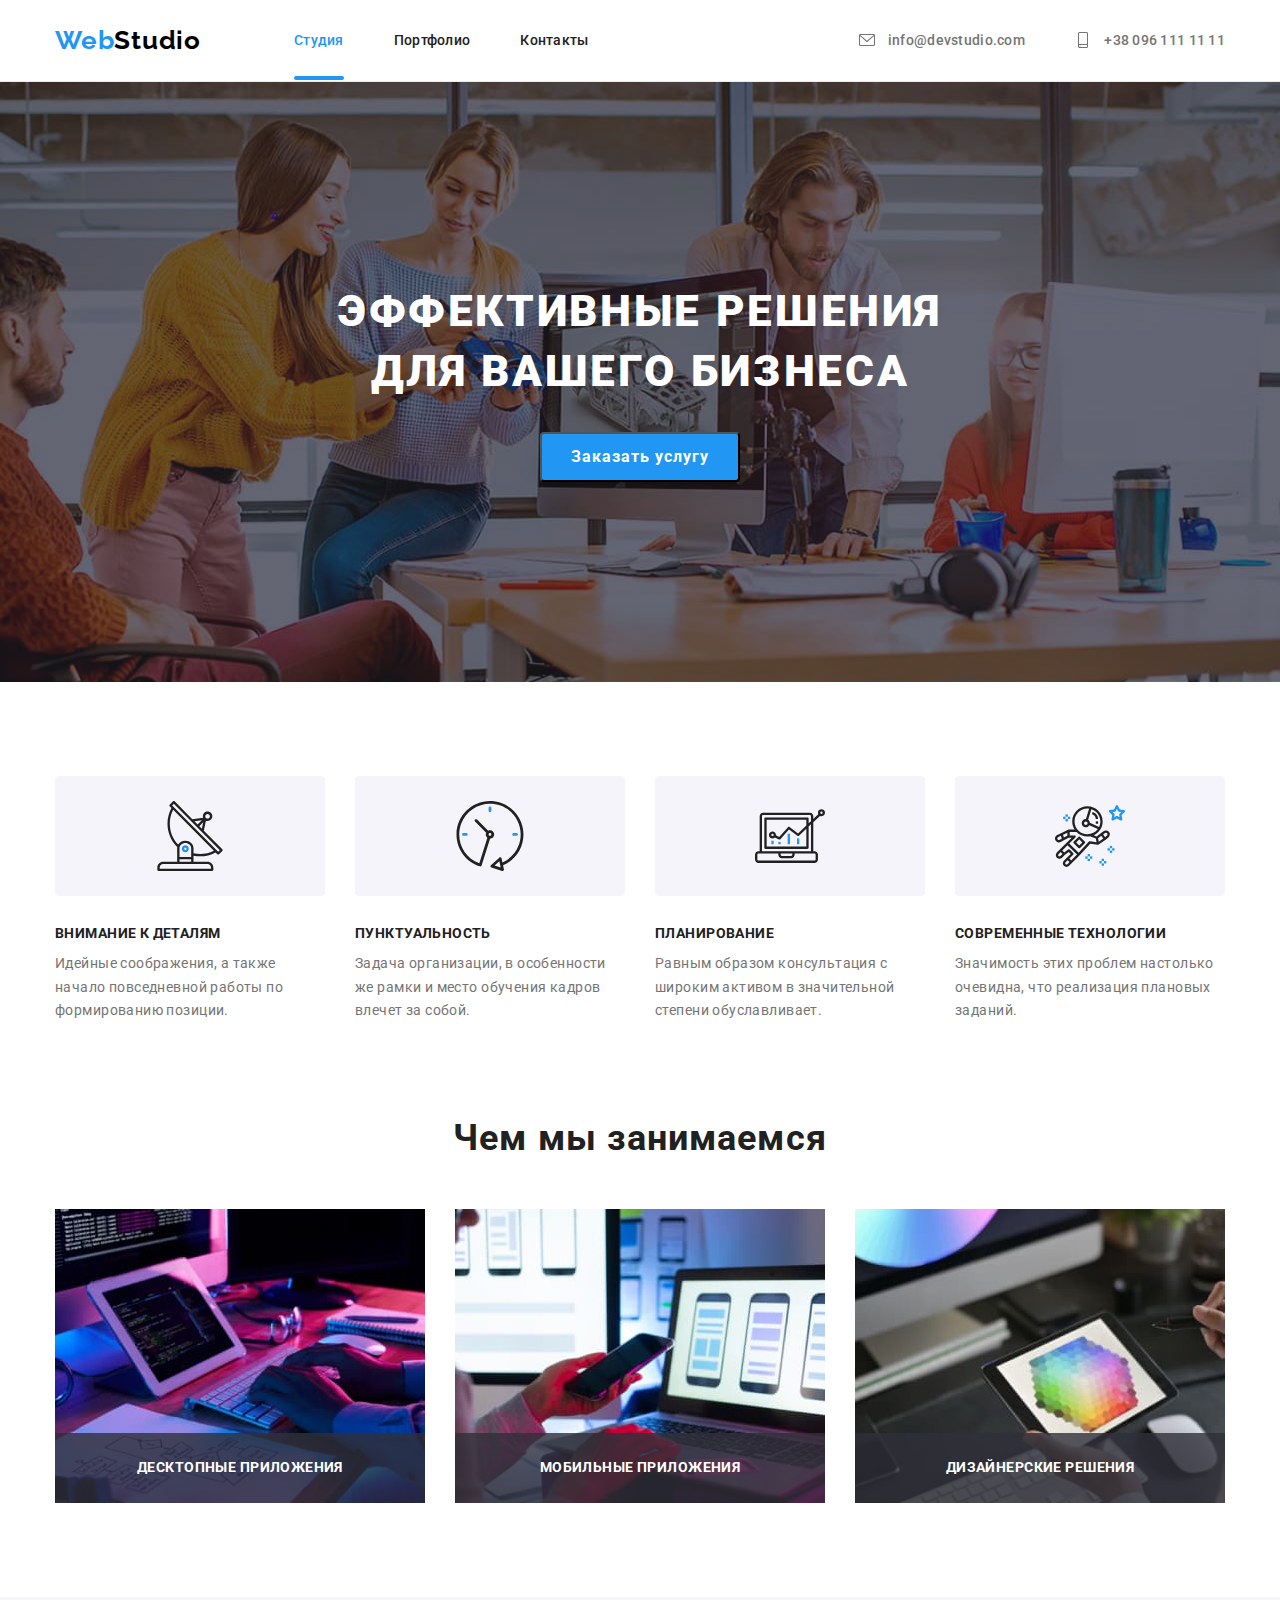
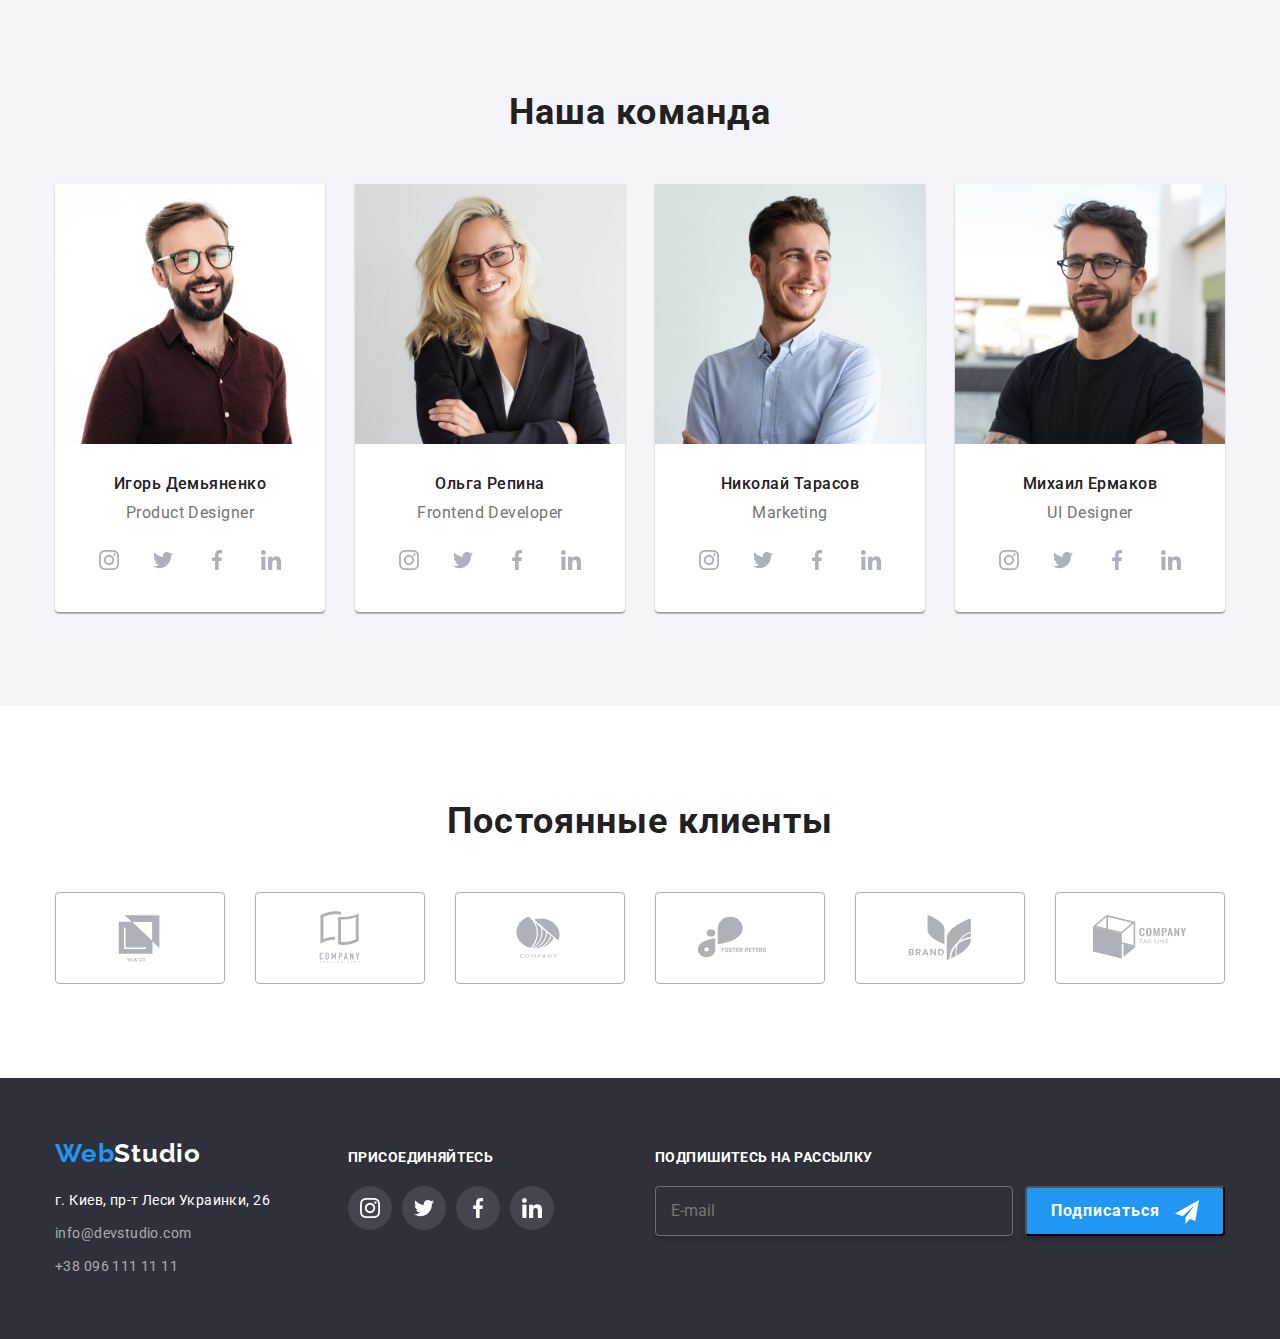
<file: index.html>
<!DOCTYPE html>
<html lang="ru">
<head>
    <meta charset="UTF-8">
    <meta http-equiv="X-UA-Compatible" content="IE=edge">
    <meta name="viewport" content="width=device-width, initial-scale=1.0">
    <link rel="preconnect" href="https://fonts.googleapis.com">
    <link rel="preconnect" href="https://fonts.gstatic.com" crossorigin>
    <link href="https://fonts.googleapis.com/css2?family=Raleway:wght@700&family=Roboto:wght@400;500;700;900&display=swap"
        rel="stylesheet">
    <title>Document</title>
    <link rel="stylesheet" href="./css/modern-normalize.css">
    <link rel="stylesheet" href="./css/styles.css">
</head>
<body>
    <header class="header">
       <div class="conteiner header-conteiner">
            <nav class="header-nav">
                    <a class="header-logo link" href=""><span class="header-accent accent">Web</span>Studio</a>

                    <ul class="header-list list">
                        <li class="header-item"> <a class="header-link link current" href="">Студия</a></li>
                        <li class="header-item"> <a class="header-link link" href="./portfolio.html">Портфолио</a></li>
                        <li class="header-item"> <a class="header-link link" href="">Контакты</a></li>
                    </ul>
                </nav>
                <ul class="header-address-list list">
                    <li class="header-address-item"> <a class="header-address link" href="mailto:info@devstudio.com"> 
                        <svg class="header-icon" width="16" height="16">
                            <use href="./images/icons.svg#icon-envelope" ></use>
                        </svg> 
                    info@devstudio.com</a></li>
                    <li class="header-address-item"> <a class="header-address link" href="tel:+380961111111">
                        <svg class="header-icon" width="16" height="16">
                            <use href="./images/icons.svg#icon-smartphone"></use>
                        </svg>
                        +38 096 111 11 11</a></li>
                </ul>
        </div>
    </header>
    <main>
        <section class="hero">
            <div class="conteiner">
               <div class="hero-conteiner">
                    <h1 class="hero-title">Эффективные решения для вашего бизнеса</h1>
                    <button class="hero-btn btn-prime" type="button" data-modal-open>
                        Заказать услугу
                    </button>
               </div>
            </div>
        </section>

        <section class="benefits">
            <h2 class="visually-hidden">Наши преимущества</h2>
            <div class="conteiner">
                <ul class="benefits-list list">
                    <li class="benefits-item">
                        <div class="benefits-block">
                            <svg class="benefits-icon">
                                <use href="./images/icons.svg#icon-antenna"></use>
                            </svg>
                        </div>
                        <h3 class="benefits-item-title">Внимание к деталям</h3>
                        <p class="benefits-text">Идейные соображения, а также начало повседневной работы по формированию позиции.</p>
                    </li>
                    <li class="benefits-item">
                        <div class="benefits-block">
                            <svg class="benefits-icon">
                                <use href="./images/icons.svg#icon-clock"></use>
                            </svg>
                        </div>
                        <h3 class="benefits-item-title">Пунктуальность</h3>
                        <p class="benefits-text">Задача организации, в особенности же рамки и место обучения кадров влечет за собой.</p>
                    </li>
                    <li class="benefits-item">
                        <div class="benefits-block">
                            <svg class="benefits-icon">
                                <use href="./images/icons.svg#icon-diagram"></use>
                            </svg>
                        </div>
                        <h3 class="benefits-item-title">Планирование</h3>
                        <p class="benefits-text">Равным образом консультация с широким активом в значительной степени обуславливает.</p>
                    </li>
                    <li class="benefits-item">
                        <div class="benefits-block">
                            <svg class="benefits-icon">
                                <use href="./images/icons.svg#icon-astronaut"></use>
                            </svg>
                        </div>
                        <h3 class="benefits-item-title">Современные технологии</h3>
                        <p class="benefits-text">Значимость этих проблем настолько очевидна, что реализация плановых заданий.</p>
                    </li>
                </ul>
            </div>
        </section>

        <section class="work">
            <div class="conteiner">
                <h2 class="work-title title">Чем мы занимаемся</h2>
                <ul class="work-list list">
                    <li class="work-item">
                        <div class="work-item-wrap">
                            <img src="./images/img1.jpg" alt="Печатает на клавиатуре" width="370">
                            <h3 class="work-item-title">Десктопные приложения</h3>
                        </div>
                    </li>
                    <li class="work-item">
                        <div class="work-item-wrap">
                            <img src="./images/box2.jpg" alt="Телефон и ноутбук" width="370">   
                            <h3 class="work-item-title">Мобильные приложения</h3>
                        </div>
                    </li>
                    <li class="work-item">
                        <div class="work-item-wrap">
                            <img src="./images/box3.jpg" alt="Изображение на планшете" width="370">
                            <h3 class="work-item-title">Дизайнерские решения</h3>
                        </div>
                    </li>
                </ul>
            </div>
        </section>

        <section class="command">
            <div class="conteiner">
                <h2 class="command-title title">Наша команда</h2>
                <ul class="command-list list">
                    <li class="command-item">
                        <img class="command-img" src="./images/image1.jpg" alt="Первый член команды" width="270">
                        <div class="command-block">
                            <h3 class="command-name">Игорь Демьяненко</h3>
                            <p class="command-text">Product Designer</p>
                            <ul class="command-social-list list">
                                <li class="command-social-item">
                                    <a class="command-social-link link icon-link" href="">
                                        <svg class="command-social-icon">
                                            <use 
                                            href="./images/icons.svg#icon-instagram"
                                            ></use>
                                        </svg>
                                    </a>
                                </li>
                                <li class="command-social-item">
                                    <a class="command-social-link link icon-link" href="">
                                        <svg class="command-social-icon">
                                            <use href="./images/icons.svg#icon-twitter"></use>
                                        </svg>
                                    </a>
                                </li>
                                <li class="command-social-item">
                                    <a class="command-social-link link icon-link" href="">
                                        <svg class="command-social-icon">
                                            <use href="./images/icons.svg#icon-facebook"></use>
                                        </svg>
                                    </a>
                                </li>
                                <li class="command-social-item">
                                    <a class="command-social-link link icon-link" href="">
                                        <svg class="command-social-icon">
                                            <use href="./images/icons.svg#icon-linkedin"></use>
                                        </svg>
                                    </a>
                                </li>
                            </ul>
                        </div>
                    </li>
                    <li class="command-item">
                        <img class="command-img" src="./images/image2.jpg" alt="Второй член команды" width="270">
                        <div class="command-block">
                            <h3 class="command-name">Ольга Репина</h3>
                            <p class="command-text">Frontend Developer</p>
                            <ul class="command-social-list list icon-link">
                                <li class="command-social-item">
                                    <a class="command-social-link link icon-link" href="">
                                        <svg class="command-social-icon">
                                            <use href="./images/icons.svg#icon-instagram"></use>
                                        </svg>
                                    </a>
                                </li>
                                <li class="command-social-item">
                                    <a class="command-social-link link icon-link" href="">
                                        <svg class="command-social-icon">
                                            <use href="./images/icons.svg#icon-twitter"></use>
                                        </svg>
                                    </a>
                                </li>
                                <li class="command-social-item">
                                    <a class="command-social-link link icon-link" href="">
                                        <svg class="command-social-icon">
                                            <use href="./images/icons.svg#icon-facebook"></use>
                                        </svg>
                                    </a>
                                </li>
                                <li class="command-social-item">
                                    <a class="command-social-link link icon-link" href="">
                                        <svg class="command-social-icon">
                                            <use href="./images/icons.svg#icon-linkedin"></use>
                                        </svg>
                                    </a>
                                </li>
                            </ul>
                        </div>
                    </li>
                    <li class="command-item">
                        <img class="command-img" src="./images/image3.jpg" alt="Третий член команды" width="270">
                       <div class="command-block">
                            <h3 class="command-name">Николай Тарасов</h3>
                            <p class="command-text">Marketing</p>
                            <ul class="command-social-list list">
                                <li class="command-social-item">
                                    <a class="command-social-link link icon-link" href="">
                                        <svg class="command-social-icon">
                                            <use href="./images/icons.svg#icon-instagram"></use>
                                        </svg>
                                    </a>
                                </li>
                                <li class="command-social-item">
                                    <a class="command-social-link link icon-link" href="">
                                        <svg class="command-social-icon">
                                            <use href="./images/icons.svg#icon-twitter"></use>
                                        </svg>
                                    </a>
                                </li>
                                <li class="command-social-item">
                                    <a class="command-social-link link icon-link" href="">
                                        <svg class="command-social-icon">
                                            <use href="./images/icons.svg#icon-facebook"></use>
                                        </svg>
                                    </a>
                                </li>
                                <li class="command-social-item">
                                    <a class="command-social-link link icon-link" href="">
                                        <svg class="command-social-icon">
                                            <use href="./images/icons.svg#icon-linkedin"></use>
                                        </svg>
                                    </a>
                                </li>
                            </ul>
                       </div>
                    </li>
                    <li class="command-item">
                        <img class="command-img" src="./images/image4.jpg" alt="Четвертый член команды" width="270">
                       <div class="command-block">
                            <h3 class="command-name">Михаил Ермаков</h3>
                            <p class="command-text">UI Designer</p>
                            <ul class="command-social-list list">
                                <li class="command-social-item">
                                    <a class="command-social-link link icon-link" href="">
                                        <svg class="command-social-icon">
                                            <use href="./images/icons.svg#icon-instagram"></use>
                                        </svg>
                                    </a>
                                </li>
                                <li class="command-social-item">
                                    <a class="command-social-link link icon-link" href="">
                                        <svg class="command-social-icon">
                                            <use href="./images/icons.svg#icon-twitter"></use>
                                        </svg>
                                    </a>
                                </li>
                                <li class="command-social-item">
                                    <a class="command-social-link link icon-link" href="">
                                        <svg class="command-social-icon">
                                            <use href="./images/icons.svg#icon-facebook"></use>
                                        </svg>
                                    </a>
                                </li>
                                <li class="command-social-item">
                                    <a class="command-social-link link icon-link" href="">
                                        <svg class="command-social-icon">
                                            <use href="./images/icons.svg#icon-linkedin"></use>
                                        </svg>
                                    </a>
                                </li>
                            </ul>
                       </div>
                    </li>
                </ul>
            </div>
        </section>
        <section class="customers">
            <div class="conteiner">
                <h2 class="customers-title title">Постоянные клиенты</h2>
                <ul class="customers-list list">
                    <li class="customers-item">
                        <a href="" class="customers-link link icon-link">
                            <svg class="customers-icon">
                                <use href="./images/icons.svg#icon-first-logo"></use>
                            </svg>
                        </a>
                    </li>
                    <li class="customers-item">
                        <a href="" class="customers-link link icon-link">
                            <svg class="customers-icon">
                                <use href="./images/icons.svg#icon-second-logo"></use>
                            </svg>
                        </a>
                    </li>
                    <li class="customers-item">
                        <a href="" class="customers-link link icon-link">
                            <svg class="customers-icon">
                                <use href="./images/icons.svg#icon-third-logo"></use>
                            </svg>
                        </a>
                    </li>
                    <li class="customers-item">
                        <a href="" class="customers-link link icon-link">
                            <svg class="customers-icon">
                                <use href="./images/icons.svg#icon-fourth-logo"></use>
                            </svg>
                        </a>
                    </li>
                    <li class="customers-item">
                        <a href="" class="customers-link link icon-link">
                            <svg class="customers-icon">
                                <use href="./images/icons.svg#icon-fifth-logo"></use>
                            </svg>
                        </a>
                    </li>
                    <li class="customers-item">
                        <a href="" class="customers-link link icon-link">
                            <svg class="customers-icon">
                                <use href="./images/icons.svg#icon-sixth-logo"></use>
                            </svg>
                        </a>
                    </li>
                </ul>
            </div>
        </section>
    </main>
    <footer class="footer">
        <div class="conteiner footer-conteiner">
            <div class="footer-left">
                <a class="footer-logo link" href=""><span class="footer-accent accent">Web</span>Studio</a>
                <address class="footer-address">
                    <p class="footer-text">г. Киев, пр-т Леси Украинки, 26</p>
                    <ul class="footer-list list">
                        <li class="footer-item"> <a class="footer-address link" href="mailto:info@devstudio.com">info@devstudio.com</a>
                        </li>
                        <li class="footer-item"> <a class="footer-address link" href="tel:+380961111111">+38 096 111 11 11</a></li>
                    </ul>
                </address>
            </div>
            <div class="footer-join">
                <p class="footer-join-text">присоединяйтесь</p>
                <ul class="footer-join-list list">
                    <li class="footer-join-item">
                        <a href="" class="footer-join-link link icon-link">
                            <svg class="join-icon">
                                <use href="./images/icons.svg#icon-instagram"></use>
                            </svg>
                        </a>
                    </li>
                    <li class="footer-join-item">
                        <a href="" class="footer-join-link link icon-link">
                            <svg class="join-icon">
                                <use href="./images/icons.svg#icon-twitter"></use>
                            </svg>
                        </a>
                    </li>
                    <li class="footer-join-item">
                        <a href="" class="footer-join-link link icon-link">
                            <svg class="join-icon">
                                <use href="./images/icons.svg#icon-facebook"></use>
                            </svg>
                        </a>
                    </li>
                    <li class="footer-join-item">
                        <a href="" class="footer-join-link link icon-link">
                            <svg class="join-icon">
                                <use href="./images/icons.svg#icon-linkedin"></use>
                            </svg>
                        </a>
                    </li>
                </ul>
            </div>
            <div class="footer-subscription">
                <p class="footer-join-text">Подпишитесь на рассылку</p>
                <div class="subscription-wrap">
                    <input type="email" name="email" placeholder="E-mail" class="footer-input">
                    <button type="submit" class="btn-prime subscription-btn">Подписаться
                        <svg width="24" height="24" class="subscription-icon">
                            <use href="./images/icons.svg#icon-send"></use>
                        </svg>
                    </button>
                </div>
            </div>
        </div>
    </footer>
    <div class="backdrop is-hidden" data-modal>
        <div class="modal">
            <button type="button" class="modal-close" data-modal-close>
                <svg width='18' height='18'>
                    <use href='./images/icons.svg#icon-close'></use>
                </svg>
            </button>
            <p class="modal-title">Оставьте свои данные, мы вам перезвоним</p>
            <form action="" class="modal-form">
               <div class="modal-field">
                    <label for="name" class="modal-input-text">Имя</label>
                    <div class="input-wrap">
                            <input class="modal-form-input" type="text" name="name" id="name" required>
                            <svg class="modal-icon">
                                <use href="./images/icons.svg#icon-person"></use>
                            </svg>
                    </div>
                    <label for="telephone" class="modal-input-text">Телефон</label>
                    <div class="input-wrap">
                        <input class="modal-form-input" type="tel" name="telephone" id="telephone" required>
                        <svg class="modal-icon">
                            <use href="./images/icons.svg#icon-phone"></use>
                        </svg>
                    </div>
                    <label for="mail" class="modal-input-text">Почта</label>
                    <div class="input-wrap">
                        <input class="modal-form-input" type="email" name="mail" id="mail" required>
                        <svg class="modal-icon">
                            <use href="./images/icons.svg#icon-email"></use>
                        </svg>
                    </div>
                    <label for="user-text" class="modal-input-text">Комментарий</label>
                    <textarea name="user-text" id="user-text" class="modal-form-textarea" placeholder="Введите текст"></textarea>
                    <div class="checkbox-wrap">
                        <input type="checkbox" name="policy" id="policy" class="modal-form-checkbox visually-hidden">
                        <label for="policy" class="check-text">
                            
                            <span class="check-item">
                                <svg class="check-icon">
                                    <use href="./images/icons.svg#icon-Vector"></use>
                                </svg>
                            </span> Соглашаюсь с рассылкой и принимаю <a class="modal-checkbox-link" href=""> Условия
                                договора</a></label>
                    </div>
                    <button class="btn-prime modal-btn" type="submit">Отправить</button>
               </div>
            </form>
        </div>
    </div>
    <script src="./js/modal.js"></script>
</body>
</html>
</file>
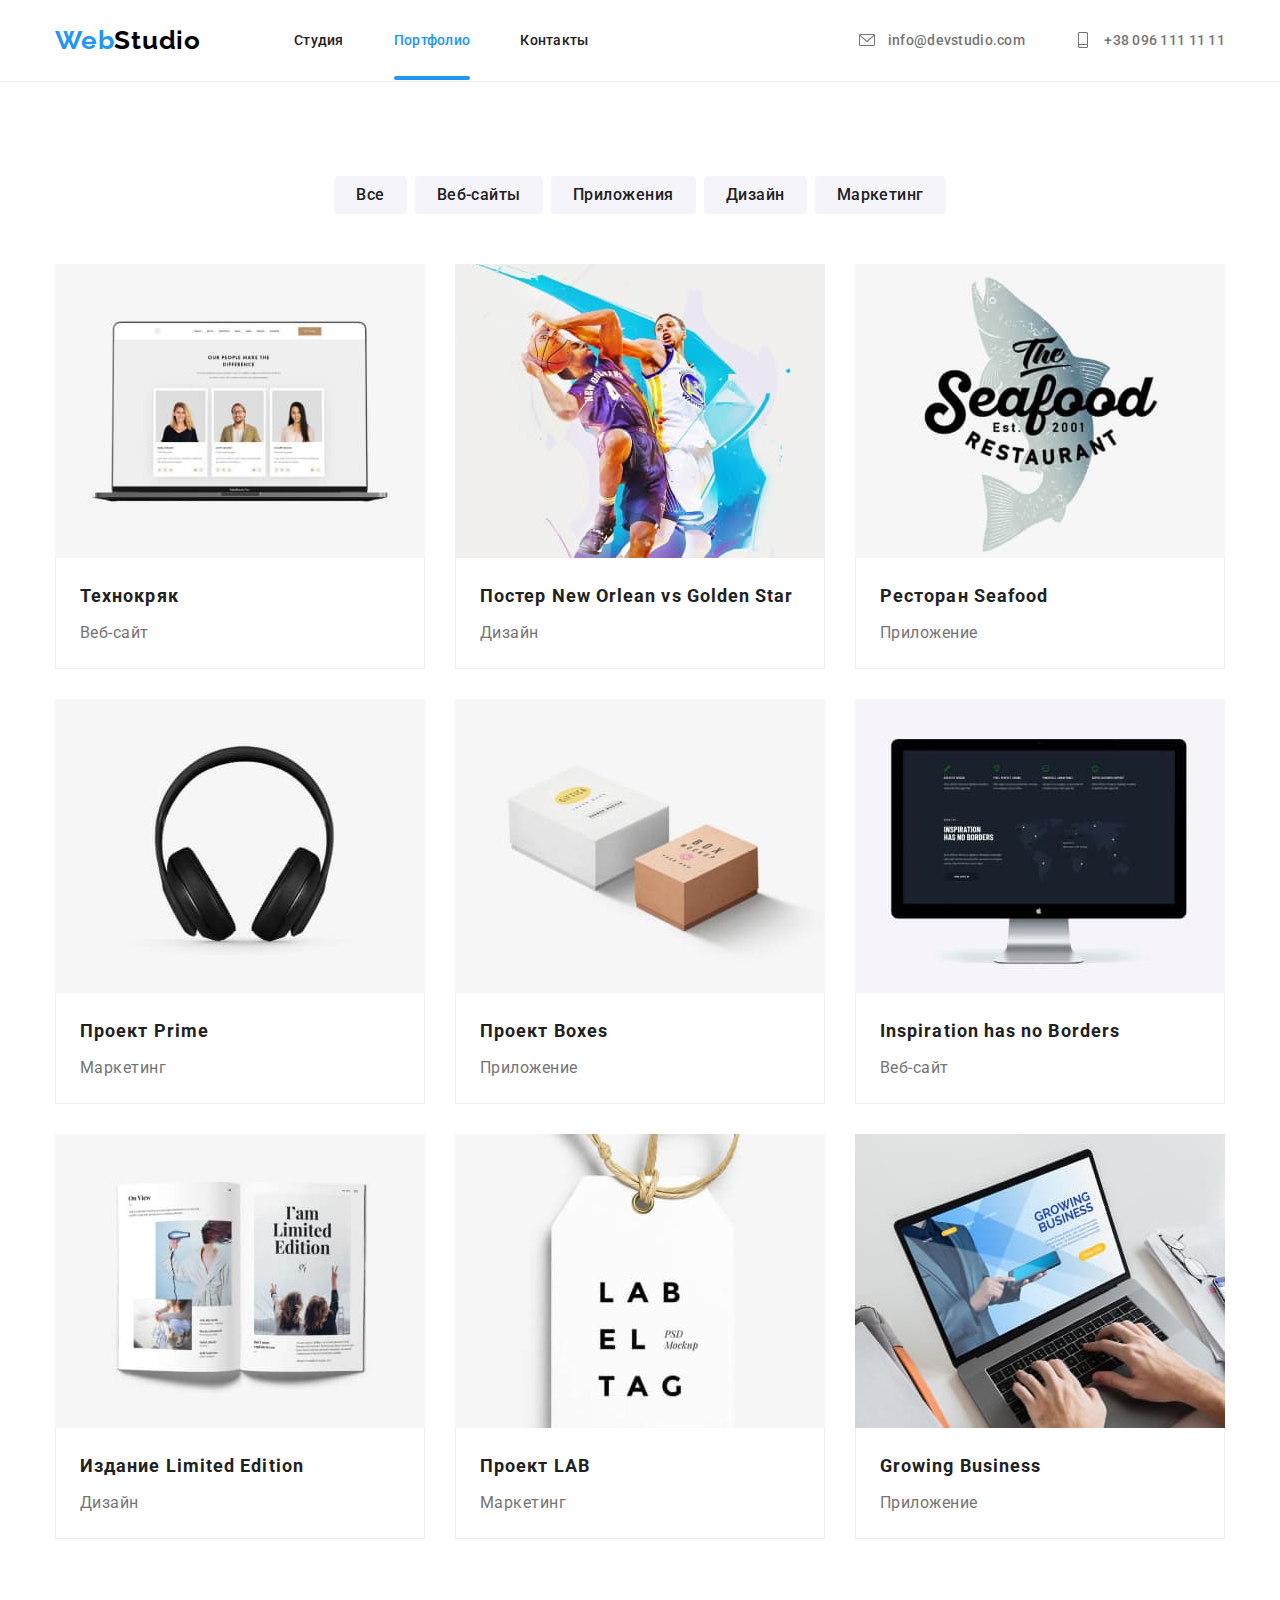
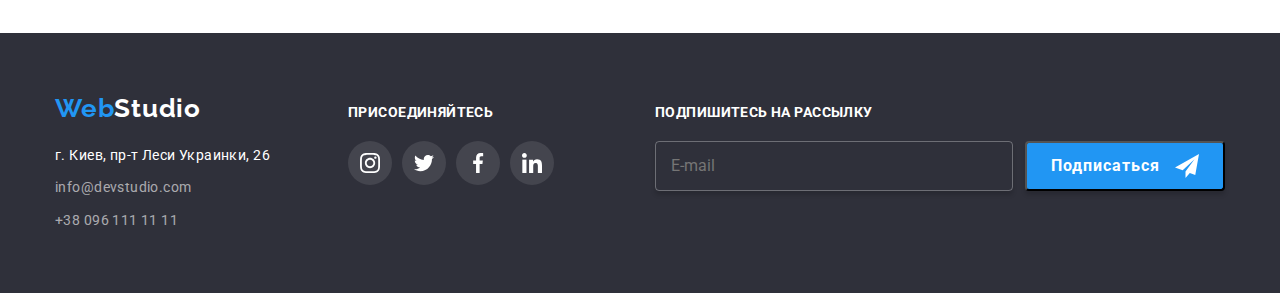
<file: portfolio.html>
<!DOCTYPE html>
<html lang="ru">
<head>
    <meta charset="UTF-8">
    <meta http-equiv="X-UA-Compatible" content="IE=edge">
    <meta name="viewport" content="width=device-width, initial-scale=1.0">
    <link rel="preconnect" href="https://fonts.googleapis.com">
    <link rel="preconnect" href="https://fonts.gstatic.com" crossorigin>
    <link href="https://fonts.googleapis.com/css2?family=Raleway:wght@700&family=Roboto:wght@400;500;700;900&display=swap"
        rel="stylesheet">
    <title>Портфолио</title>
    <link rel="stylesheet" href="./css/modern-normalize.css">
    <link rel="stylesheet" href="./css/styles.css">
</head>
<body>
    <header class="header">
        <div class="conteiner header-conteiner">
            <nav class="header-nav">
                <a class="header-logo link" href=""><span class="header-accent accent">Web</span>Studio</a>
            
                <ul class="header-list list">
                    <li class="header-item"> <a class="header-link link" href="./index.html">Студия</a></li>
                    <li class="header-item"> <a class="header-link link current" href="">Портфолио</a></li>
                    <li class="header-item"> <a class="header-link link" href="">Контакты</a></li>
                </ul>
            </nav>
        <ul class="header-address-list list">
            <li class="header-address-item"> <a class="header-address link" href="mailto:info@devstudio.com">
                    <svg class="header-icon" width="16" height="16">
                        <use href="./images/icons.svg#icon-envelope"></use>
                    </svg>
                    info@devstudio.com</a></li>
            <li class="header-address-item"> <a class="header-address link" href="tel:+380961111111">
                    <svg class="header-icon" width="16" height="16">
                        <use href="./images/icons.svg#icon-smartphone"></use>
                    </svg>
                    +38 096 111 11 11</a></li>
        </ul>
        </div>
    </header>
    <main>
        <section class="portfolio">
            <div class="conteiner">
                <h1 class="visually-hidden">Наши работи</h1>
                <ul class="portfolio-list-button list">
                    <li class="portfolio-btn-item"><button class="portfolio-btn" type="button">Все</button></li>
                    <li class="portfolio-btn-item"><button class="portfolio-btn" type="button">Веб-сайты</button></li>
                    <li class="portfolio-btn-item"><button class="portfolio-btn" type="button">Приложения</button></li>
                    <li class="portfolio-btn-item"><button class="portfolio-btn" type="button">Дизайн</button></li>
                    <li class="portfolio-btn-item"><button class="portfolio-btn" type="button">Маркетинг</button></li>
                </ul>
                <ul class="portfolio-list list">
                    <li class="portfolio-item">
                        <a class=" portfolio-link link" href="">
                            <div class="portfolio-link-wrap">
                                <img src="./images/prt1.jpg" width="370" alt="Ноутбук">
                                <p class="portfolio-link-text">Технокряк это современная площадка распространения коронавируса. Компании используют эту платформу для цифрового
                                шпионажа и атак на защищённые сервера конкурентов.</p>
                            </div>
                            <div class="portfolio-down">
                                <h2 class="portfolio-title">Технокряк</h2>
                                <p class="portfolio-text">Веб-сайт</p>
                            </div>
                            </a>
                    </li>
                    <li class="portfolio-item">
                        <a class=" portfolio-link link" href="">
                            <div class="portfolio-link-wrap">
                                <img src="./images/prt2.jpg" width="370" alt="Баскетболисты">
                                <p class="portfolio-link-text">Технокряк это современная площадка распространения коронавируса. Компании используют
                                    эту платформу для цифрового
                                    шпионажа и атак на защищённые сервера конкурентов.</p>
                            </div>
                            <div class="portfolio-down">
                                <h2 class="portfolio-title">Постер New Orlean vs Golden Star</h2>
                                <p class="portfolio-text">Дизайн</p>
                            </div>
                        </a>
                    </li>
                    <li class="portfolio-item">
                        <a class=" portfolio-link link" href="">
                            <div class="portfolio-link-wrap">
                                <img src="./images/prt3.jpg" width="370" alt="Логотип ресторана">
                                <p class="portfolio-link-text">Технокряк это современная площадка распространения коронавируса. Компании используют
                                    эту платформу для цифрового
                                    шпионажа и атак на защищённые сервера конкурентов.</p>
                            </div>
                            <div class="portfolio-down">
                                <h2 class="portfolio-title">Ресторан Seafood</h2>
                                <p class="portfolio-text">Приложение</p>
                            </div>
                        </a>
                    </li>
                    <li class="portfolio-item">
                        <a class=" portfolio-link link" href="">
                            <div class="portfolio-link-wrap">
                                <img src="./images/prt4.jpg" width="370" alt="Наушники">
                                <p class="portfolio-link-text">Технокряк это современная площадка распространения коронавируса. Компании используют
                                    эту платформу для цифрового
                                    шпионажа и атак на защищённые сервера конкурентов.</p>
                            </div>
                            <div class="portfolio-down">
                                <h2 class="portfolio-title">Проект Prime</h2>
                                <p class="portfolio-text">Маркетинг</p>
                            </div>
                        </a>
                    </li>
                    <li class="portfolio-item">
                        <a class=" portfolio-link link" href="">
                            <div class="portfolio-link-wrap">
                                <img src="./images/prt5.jpg" width="370" alt="Две коробки">
                                <p class="portfolio-link-text">Технокряк это современная площадка распространения коронавируса. Компании используют
                                    эту платформу для цифрового
                                    шпионажа и атак на защищённые сервера конкурентов.</p>
                            </div>
                            <div class="portfolio-down">
                                <h2 class="portfolio-title">Проект Boxes</h2>
                                <p class="portfolio-text">Приложение</p>
                            </div>
                        </a>
                    </li>
                    <li class="portfolio-item">
                        <a class=" portfolio-link link" href="">
                            <div class="portfolio-link-wrap">
                                <img src="./images/prt6.jpg" width="370" alt="Компьютер">
                                <p class="portfolio-link-text">Технокряк это современная площадка распространения коронавируса. Компании используют
                                    эту платформу для цифрового
                                    шпионажа и атак на защищённые сервера конкурентов.</p>
                            </div>
                            <div class="portfolio-down">
                                <h2 class="portfolio-title">Inspiration has no Borders</h2>
                                <p class="portfolio-text">Веб-сайт</p>
                            </div>
                        </a>
                    </li>
                    <li class="portfolio-item">
                        <a class=" portfolio-link link" href="">
                            <div class="portfolio-link-wrap">
                                <img src="./images/prt7.jpg" width="370" alt="Открытая книга">
                                <p class="portfolio-link-text">Технокряк это современная площадка распространения коронавируса. Компании используют
                                    эту платформу для цифрового
                                    шпионажа и атак на защищённые сервера конкурентов.</p>
                            </div>
                            <div class="portfolio-down">
                                <h2 class="portfolio-title">Издание Limited Edition</h2>
                                <p class="portfolio-text">Дизайн</p>
                            </div>
                        </a>
                    </li>
                    <li class="portfolio-item">
                        <a class=" portfolio-link link" href="">
                            <div class="portfolio-link-wrap">
                                <img src="./images/prt8.jpg" width="370" alt="Бирка">
                                <p class="portfolio-link-text">Технокряк это современная площадка распространения коронавируса. Компании используют
                                    эту платформу для цифрового
                                    шпионажа и атак на защищённые сервера конкурентов.</p>
                            </div>
                            <div class="portfolio-down">
                                <h2 class="portfolio-title">Проект LAB</h2>
                                <p class="portfolio-text">Маркетинг</p>
                            </div>
                        </a>
                    </li>
                    <li class="portfolio-item">
                        <a class=" portfolio-link link" href="">
                            <div class="portfolio-link-wrap">
                                <img src="./images/prt9.jpg" width="370" alt="Работа зо ноутбуком">
                                <p class="portfolio-link-text">Технокряк это современная площадка распространения коронавируса. Компании используют
                                    эту платформу для цифрового
                                    шпионажа и атак на защищённые сервера конкурентов.</p>
                            </div>
                            <div class="portfolio-down">
                                <h2 class="portfolio-title">Growing Business</h2>
                                <p class="portfolio-text">Приложение</p>
                            </div>
                        </a>
                    </li>
                </ul>
            </div>
        </section>
    </main>
    <footer class="footer">
        <div class="conteiner footer-conteiner">
            <div class="footer-left">
                <a class="footer-logo link" href=""><span class="footer-accent accent">Web</span>Studio</a>
                <address class="footer-address">
                    <p class="footer-text">г. Киев, пр-т Леси Украинки, 26</p>
                    <ul class="footer-list list">
                        <li class="footer-item"> <a class="footer-address link"
                                href="mailto:info@devstudio.com">info@devstudio.com</a>
                        </li>
                        <li class="footer-item"> <a class="footer-address link" href="tel:+380961111111">+38 096 111 11
                                11</a></li>
                    </ul>
                </address>
            </div>
            <div class="footer-join">
                <p class="footer-join-text">присоединяйтесь</p>
                <ul class="footer-join-list list">
                    <li class="footer-join-item">
                        <a href="" class="footer-join-link link icon-link">
                            <svg class="join-icon">
                                <use href="./images/icons.svg#icon-instagram"></use>
                            </svg>
                        </a>
                    </li>
                    <li class="footer-join-item">
                        <a href="" class="footer-join-link link icon-link">
                            <svg class="join-icon">
                                <use href="./images/icons.svg#icon-twitter"></use>
                            </svg>
                        </a>
                    </li>
                    <li class="footer-join-item">
                        <a href="" class="footer-join-link link icon-link">
                            <svg class="join-icon">
                                <use href="./images/icons.svg#icon-facebook"></use>
                            </svg>
                        </a>
                    </li>
                    <li class="footer-join-item">
                        <a href="" class="footer-join-link link icon-link">
                            <svg class="join-icon">
                                <use href="./images/icons.svg#icon-linkedin"></use>
                            </svg>
                        </a>
                    </li>
                </ul>
            </div>
            <div class="footer-subscription">
                <p class="footer-join-text">Подпишитесь на рассылку</p>
                <div class="subscription-wrap">
                    <input type="email" name="email" placeholder="E-mail" class="footer-input">
                    <button type="submit" class="btn-prime subscription-btn">Подписаться
                        <svg width="24" height="24" class="subscription-icon">
                            <use href="./images/icons.svg#icon-send"></use>
                        </svg>
                    </button>
                </div>
            </div>
        </div>
    </footer>
</body>
</html>
</file>
<file: css/styles.css>
:root {
	--main-title-color: #212121;
	--second-title-color: #ffffff;
	--first-logo-color: #000000;
	--second-logo-color: #ffffff;
	--main-address-color: #ffffff;
	--second-address-color: #757575;
	--accent-color: #2196f3;
	--btn-text-color: #ffffff;
	--btn-second-text-color: #212121;
	--btn-color: #2196f3;
	--btn-second-color: #f5f4fa;
	--text-color: #757575;
	--footer-address-color: rgba(255, 255, 255, 0.6);
	--bg-main-color: #2f303a;
	--main-icon-color: #afb1b8;
	--second-icon-color: #ffffff;
	--main-bg-color: #ffffff;
	--second-bg-color: #afb1b8;
	--third-bg-color: #f5f4fa;
}

body {
	font-family: "Roboto", sans-serif;
	color: var(--text-color);
}

p,
h1,
h2,
h3,
h4,
h5,
h6 {
	margin: 0;
}

ul {
	margin: 0;
	padding: 0;
}

button {
	cursor: pointer;
}

.btn-prime {
	box-shadow: 0px 4px 4px rgba(0, 0, 0, 0.15);
	border-radius: 4px;
	min-width: 200px;
	min-height: 50px;
	font-family: inherit;
	font-weight: 700;
	font-size: 16px;
	line-height: 1.87;
	letter-spacing: 0.06em;
}

.conteiner {
	width: 1200px;
	padding-left: 15px;
	padding-right: 15px;
	margin: 0 auto;
}

.list {
	list-style: none;
}

.link {
	text-decoration: none;

	transition-property: color, background-color;
	transition-duration: 250ms;
	transition-timing-function: cubic-bezier(0.4, 0, 0.2, 1);
}

img {
	display: block;
}

.visually-hidden {
	position: absolute;
	width: 1px;
	height: 1px;
	margin: -1px;
	padding: 0;
	overflow: hidden;
	border: 0;
	clip: rect(0 0 0 0);
}

.header-list .header-link.current {
	color: var(--accent-color);
	position: relative;
}

.current::after {
	content: "";
	display: block;
	width: 100%;
	background-color: var(--accent-color);
	height: 4px;
	border-radius: 2px;

	position: absolute;
	bottom: 0;
}

.title {
	font-weight: 700;
	font-size: 36px;
	line-height: 1.17;
	text-align: center;
	letter-spacing: 0.03em;
	color: var(--main-title-color);
}

.icon-link {
	width: 100%;
	height: 100%;
	display: flex;
	justify-content: center;
	align-items: center;
}

.accent {
	font-family: Raleway, sans-serif;
	font-weight: 700;
	font-size: 26px;
	line-height: 1.19;
	letter-spacing: 0.03em;
	color: var(--accent-color);
}
/* -------------------------HEADER----------------------------- */

.header {
	border-bottom: 1px solid #ececec;
}

.header-conteiner {
	display: flex;
	align-items: center;
}

.header-nav {
	display: flex;
	align-items: center;
}

.header-logo {
	font-family: Raleway, sans-serif;
	font-weight: 700;
	font-size: 26px;
	line-height: 1.19;
	letter-spacing: 0.03em;
	color: var(--first-logo-color);
	margin-right: 93px;
}

.header-list {
	display: flex;
	align-items: center;
}

.header-item:not(:last-child) {
	margin-right: 50px;
}

.header-link {
	font-weight: 500;
	font-size: 14px;
	line-height: 1.14;
	letter-spacing: 0.02em;
	color: var(--main-title-color);

	display: block;
	padding-top: 32px;
	padding-bottom: 32px;
}

.header-link:hover,
.header-link:focus {
	color: var(--accent-color);
}

.header-address-list {
	display: flex;
	margin-left: auto;
}

.header-address-item:not(:first-child) {
	margin-left: 50px;
}

.header-address {
	font-weight: 500;
	font-size: 14px;
	line-height: 1.14;
	letter-spacing: 0.02em;
	color: var(--second-address-color);

	display: block;
	padding-top: 32px;
	padding-bottom: 32px;
}

.header-address:hover,
.header-address:focus {
	color: var(--accent-color);
}

.header-icon {
	vertical-align: text-bottom;
	fill: currentColor;
	margin-right: 10px;
}

/* -------------------------HERO----------------------------- */

.hero {
	background-color: var(--bg-main-color);
	background-image: linear-gradient(rgba(47, 48, 58, 0.4), rgba(47, 48, 58, 0.4)), url(../images/hero-bg.jpg);
	background-repeat: no-repeat;
	background-position: center;
	background-size: cover;
	text-align: center;
}

.hero {
	padding-top: 200px;
	padding-bottom: 200px;
}

.hero-title {
	margin: 0 auto;
	margin-bottom: 30px;
	width: 696px;
	font-weight: 900;
	font-size: 44px;
	line-height: 1.36;
	letter-spacing: 0.06em;
	text-transform: uppercase;
	color: var(--second-title-color);
}

.hero-btn {
	color: var(--btn-text-color);
	background-color: var(--btn-color);
}

/* -------------------------BENEFITS----------------------------- */

.benefits {
	padding-top: 94px;
	padding-bottom: 94px;
}

.benefits-list {
	display: flex;
}

.benefits-item {
	width: calc((100% - 3 * 30px) / 4);
}

.benefits-item:not(:last-child) {
	margin-right: 30px;
}

.benefits-block {
	width: 270px;
	height: 120px;
	display: flex;
	justify-content: center;
	align-items: center;
	background-color: var(--third-bg-color);
	border-radius: 4px;
	margin-bottom: 30px;
}

.benefits-icon {
	width: 70px;
	height: 70px;
}

.benefits-item-title {
	font-weight: 700;
	font-size: 14px;
	line-height: 1.14;
	letter-spacing: 0.03em;
	text-transform: uppercase;
	color: var(--main-title-color);

	margin-bottom: 10px;
}

.benefits-text {
	font-size: 14px;
	line-height: 1.71;
	letter-spacing: 0.03em;
	color: var(--text-color);
}

/* -------------------------WORK----------------------------- */

.work {
	padding-bottom: 94px;
}

.work-title {
	margin-bottom: 50px;
}

.work-list {
	display: flex;
	justify-content: space-between;
}

.work-item-wrap {
	position: relative;
}

.work-item-title {
	position: absolute;
	bottom: 0;
	left: 0;
	right: 0;
	padding-top: 27px;
	background-color: rgba(47, 48, 58, 0.8);
	height: 70px;

	font-weight: 700;
	font-size: 14px;
	line-height: 1.14;
	text-align: center;
	letter-spacing: 0.03em;
	text-transform: uppercase;

	color: var(--second-title-color);
}

/* -------------------------COMMAND----------------------------- */

.command {
	padding-top: 94px;
	padding-bottom: 94px;
	background-color: var(--third-bg-color);
}

.command-title {
	margin-bottom: 50px;
}

.command-list {
	display: flex;
	justify-content: space-between;
}

.command-item {
	width: calc((100% - 3 * 30px) / 4);
	box-shadow: 0px 1px 3px rgba(0, 0, 0, 0.12), 0px 1px 1px rgba(0, 0, 0, 0.14), 0px 2px 1px rgba(0, 0, 0, 0.2);
	background-color: var(--main-bg-color);
	border-radius: 0px 0px 4px 4px;
}

.command-block {
	padding-top: 30px;
	padding-bottom: 30px;
}

.command-name {
	font-weight: 500;
	font-size: 16px;
	line-height: 1.19;
	text-align: center;
	letter-spacing: 0.03em;
	color: var(--main-title-color);

	margin-bottom: 10px;
}

.command-text {
	font-size: 16px;
	line-height: 1.19;
	text-align: center;
	letter-spacing: 0.03em;
	color: var(--text-color);
	margin-bottom: 16px;
}

.command-social-list {
	display: flex;
	justify-content: center;
}

.command-social-item {
	width: 44px;
	height: 44px;
}

.command-social-item:not(:last-child) {
	margin-right: 10px;
}

.command-social-link {
	background-color: var(--main-bg-color);
	color: var(--main-icon-color);
	border-radius: 50%;
}

.command-social-link:focus,
.command-social-link:hover {
	background-color: var(--accent-color);
	color: var(--second-icon-color);
}

.command-social-icon {
	width: 20px;
	height: 20px;
	fill: currentColor;
}

/* -------------------------CUSTOMERS----------------------------- */

.customers {
	padding-top: 94px;
	padding-bottom: 94px;
}

.customers-title {
	margin-bottom: 50px;
}

.customers-list {
	display: flex;
	justify-content: center;
}

.customers-item {
	width: 170px;
	height: 92px;
}

.customers-item:not(:last-child) {
	margin-right: 30px;
}

.customers-link {
	border: 1px solid var(--second-bg-color);
	border-radius: 4px;
	color: var(--main-icon-color);
}

.customers-link:focus,
.customers-link:hover {
	color: var(--accent-color);
}

.customers-icon {
	width: 106px;
	height: 60px;
	fill: currentColor;
}

/* -------------------------FOOTER----------------------------- */

.footer {
	background-color: var(--bg-main-color);
	padding-top: 60px;
	padding-bottom: 60px;
}

.footer-conteiner {
	display: flex;
	justify-content: space-between;
}

.footer-logo {
	font-family: Raleway, sans-serif;
	font-weight: 700;
	font-size: 26px;
	line-height: 1.19;
	letter-spacing: 0.03em;
	color: var(--second-logo-color);
	display: block;
	margin-bottom: 20px;
}

.footer-text {
	font-style: normal;
	font-weight: 400;
	font-size: 14px;
	line-height: 1.71;
	letter-spacing: 0.03em;
	color: var(--main-address-color);
	margin-bottom: 9px;
}

.footer-address {
	font-style: normal;
	font-weight: 400;
	font-size: 14px;
	line-height: 1.71;
	letter-spacing: 0.03em;
	color: var(--footer-address-color);
}

.footer-address:hover,
.footer-address:focus {
	color: var(--accent-color);
}

.footer-item:first-child {
	margin-bottom: 9px;
}

.footer-join-list {
	display: flex;
}

.footer-join-item {
	width: 44px;
	height: 44px;
}

.footer-join-item:not(:last-child) {
	margin-right: 10px;
}

.footer-left {
	margin-right: 70px;
}

.footer-join {
	padding-top: 12px;
	margin-right: 93px;
}

.footer-join-text {
	font-weight: 700;
	font-size: 14px;
	line-height: 1.14;
	letter-spacing: 0.03em;
	text-transform: uppercase;
	color: var(--main-address-color);
	margin-bottom: 20px;
}

.footer-join-link {
	border-radius: 50%;
	background-color: rgba(255, 255, 255, 0.1);
}

.footer-join-link:focus,
.footer-join-link:hover {
	background-color: var(--accent-color);
}

.join-icon {
	width: 20px;
	height: 20px;
	fill: var(--second-icon-color);
}

.footer-subscription {
	width: 570px;
	padding-top: 12px;
}

.subscription-wrap {
	display: flex;
}

.footer-input {
	height: 50px;
	width: 100%;
	margin-right: 12px;
	border: 1px solid rgba(255, 255, 255, 0.3);
	box-shadow: 0px 4px 4px rgba(0, 0, 0, 0.15);
	border-radius: 4px;
	background-color: transparent;
	color: var(--btn-text-color);

	padding: 15px;
}

.subscription-btn {
	background-color: var(--accent-color);
	color: var(--btn-text-color);
}

.subscription-icon {
	vertical-align: middle;
	margin-left: 10px;
}

/* -------------------------PORTFOLIO----------------------------- */

.portfolio {
	padding-top: 94px;
	padding-bottom: 94px;
}

.portfolio-list-button {
	display: flex;
	justify-content: center;
	margin-bottom: 50px;
}

.portfolio-btn {
	font-family: inherit;
	font-weight: 500;
	font-size: 16px;
	line-height: 1.62;
	letter-spacing: 0.03em;
	color: var(--btn-second-text-color);
	background-color: var(--btn-second-color);
	border-radius: 4px;
	padding: 6px 22px;
	border: none;

	transition-property: color, background-color, box-shadow;
	transition-duration: 250ms;
	transition-timing-function: cubic-bezier(0.4, 0, 0.2, 1);
}

.portfolio-btn-item:not(:last-child) {
	margin-right: 8px;
}

.portfolio-btn:hover,
.portfolio-btn:focus {
	color: var(--btn-text-color);
	background-color: var(--btn-color);
	box-shadow: 0px 3px 1px rgba(0, 0, 0, 0.1), 0px 1px 2px rgba(0, 0, 0, 0.08), 0px 2px 2px rgba(0, 0, 0, 0.12);
}

.portfolio-list {
	display: flex;
	flex-wrap: wrap;
	margin-left: -15px;
	margin-right: -15px;
}

.portfolio-item:not(:nth-last-child(-n + 3)) {
	margin-bottom: 30px;
}

.portfolio-item {
	width: calc((100% - 3 * 30px) / 3);
	margin-left: 15px;
	margin-right: 15px;

	transition-duration: box-shadow;
	transition-duration: 250ms;
	transition-timing-function: cubic-bezier(0.4, 0, 0.2, 1);
}

.portfolio-item:hover {
	box-shadow: 0px 1px 1px rgba(0, 0, 0, 0.12), 0px 4px 4px rgba(0, 0, 0, 0.06), 1px 4px 6px rgba(0, 0, 0, 0.16);
}

.portfolio-down {
	padding-top: 20px;
	padding-left: 24px;
	border: 1px solid #eeeeee;
	border-top: none;
	padding-bottom: 20px;
}

.portfolio-title {
	font-weight: 700;
	font-size: 18px;
	line-height: 2;
	letter-spacing: 0.06em;
	color: var(--main-title-color);
	margin-bottom: 4px;
}

.portfolio-text {
	font-size: 16px;
	line-height: 1.87;
	letter-spacing: 0.03em;
	color: var(--text-color);
}

.portfolio-link-wrap {
	position: relative;
	overflow: hidden;
}

.portfolio-link-text {
	position: absolute;
	background-color: rgba(33, 150, 243, 0.9);
	top: 0;
	left: 0;
	height: 100%;
	padding: 63px 24px;
	transform: translateY(100%);

	font-size: 18px;
	line-height: 1.56;
	letter-spacing: 0.03em;
	color: var(--second-title-color);

	transition-property: transform;
	transition-duration: 250ms;
}

.portfolio-item:hover .portfolio-link-text {
	transform: translate(0);
}

/* -------------------------MODALKA----------------------------- */

.backdrop {
	width: 100vw;
	height: 100vh;
	background-color: rgba(0, 0, 0, 0.2);
	position: fixed;
	top: 0;
	transition: visibility 500ms, opacity 500ms;
}

.backdrop.is-hidden .modal {
	transform: translate(-200%, -50%);
	transition: transform 500ms;
}

.modal {
	background-color: var(--main-bg-color);
	width: 528px;
	min-height: 580px;
	position: absolute;
	top: 50%;
	left: 50%;
	transform: translate(-50%, -50%);
	box-shadow: 0px 1px 3px rgba(0, 0, 0, 0.12), 0px 1px 1px rgba(0, 0, 0, 0.14), 0px 2px 1px rgba(0, 0, 0, 0.2);
	border-radius: 4px;

	transition: transform 500ms;
}

.modal-close {
	position: absolute;
	top: 10px;
	right: 10px;
	width: 30px;
	height: 30px;
	border: 1px solid rgba(0, 0, 0, 0.1);
	border-radius: 50%;
	background-color: transparent;

	display: flex;
	justify-content: center;
	align-items: center;

	transition-property: fill;
	transition-duration: 250ms;
	transition-timing-function: cubic-bezier(0.4, 0, 0.2, 1);
}

.modal-close:hover {
	fill: var(--accent-color);
}

.is-hidden {
	visibility: hidden;
	opacity: 0;
	pointer-events: none;
}

.modal {
	padding: 40px;
}

.modal-title {
	font-weight: 700;
	font-size: 20px;
	line-height: 1.15;
	text-align: center;
	letter-spacing: 0.03em;
	color: var(--main-title-color);

	margin-bottom: 10px;
}

.input-wrap {
	position: relative;
	margin-bottom: 10px;
}

.modal-icon {
	position: absolute;
	height: 18px;
	width: 18px;
	left: 12px;
	top: 50%;
	transform: translateY(-50%);

	transition-property: fill;
	transition-duration: 250ms;
	transition-timing-function: cubic-bezier(0.4, 0, 0.2, 1);
}

.modal-input-text {
	margin-bottom: 4px;

	font-weight: 400;
	font-size: 12px;
	line-height: 1.17;
	letter-spacing: 0.01em;

	color: var(--text-color);
}

.modal-form-input {
	width: 100%;
	padding-left: 42px;
	padding-top: 10px;
	padding-bottom: 10px;
	border: 1px solid rgba(33, 33, 33, 0.2);
	border-radius: 4px;
	outline: none;

	transition-property: border;
	transition-duration: 250ms;
	transition-timing-function: cubic-bezier(0.4, 0, 0.2, 1);
}

.modal-form-input:focus,
.modal-form-textarea:focus {
	border: 1px solid var(--accent-color);
}

.modal-form-input:focus + .modal-icon {
	fill: var(--accent-color);
}

.modal-form-textarea {
	resize: none;
	min-height: 120px;
	width: 100%;
	padding: 12px 16px;
	border: 1px solid rgba(33, 33, 33, 0.2);
	border-radius: 4px;
	outline: none;
	margin-bottom: 20px;

	transition-property: border;
	transition-duration: 250ms;
	transition-timing-function: cubic-bezier(0.4, 0, 0.2, 1);
}

.modal-form-textarea::placeholder {
	font-size: 12px;
	line-height: 1.17;
	letter-spacing: 0.01em;

	color: rgba(117, 117, 117, 0.5);
}

.modal-btn {
	color: var(--btn-text-color);
	background-color: #188ce8;
	border: none;

	display: block;
	margin: 0 auto;

	transition-property: box-shadow;
	transition-duration: 250ms;
	transition-timing-function: cubic-bezier(0.4, 0, 0.2, 1);
}

.check-text {
	font-weight: 400;
	font-size: 14px;
	line-height: 1.71;
	letter-spacing: 0.03em;

	color: var(--text-color);

	display: flex;
	align-items: center;
	justify-content: center;
}

.modal-checkbox-link {
	color: var(--accent-color);
	margin-left: 3px;
}

.checkbox-wrap {
	margin-bottom: 30px;
}

.check-item {
	display: block;
	width: 16px;
	height: 15px;
	border: 2px solid var(--btn-second-text-color);
	border-radius: 2px;
	margin-right: 8px;
	display: flex;
	justify-content: center;
	align-items: center;

	transition-property: background-color, border;
	transition-duration: 250ms;
	transition-timing-function: cubic-bezier(0.4, 0, 0.2, 1);
}

.check-icon {
	width: 11px;
	height: 8px;
}

.modal-form-checkbox:checked + .check-text .check-item {
	background-color: var(--accent-color);
	border: 0;
}
</file>
